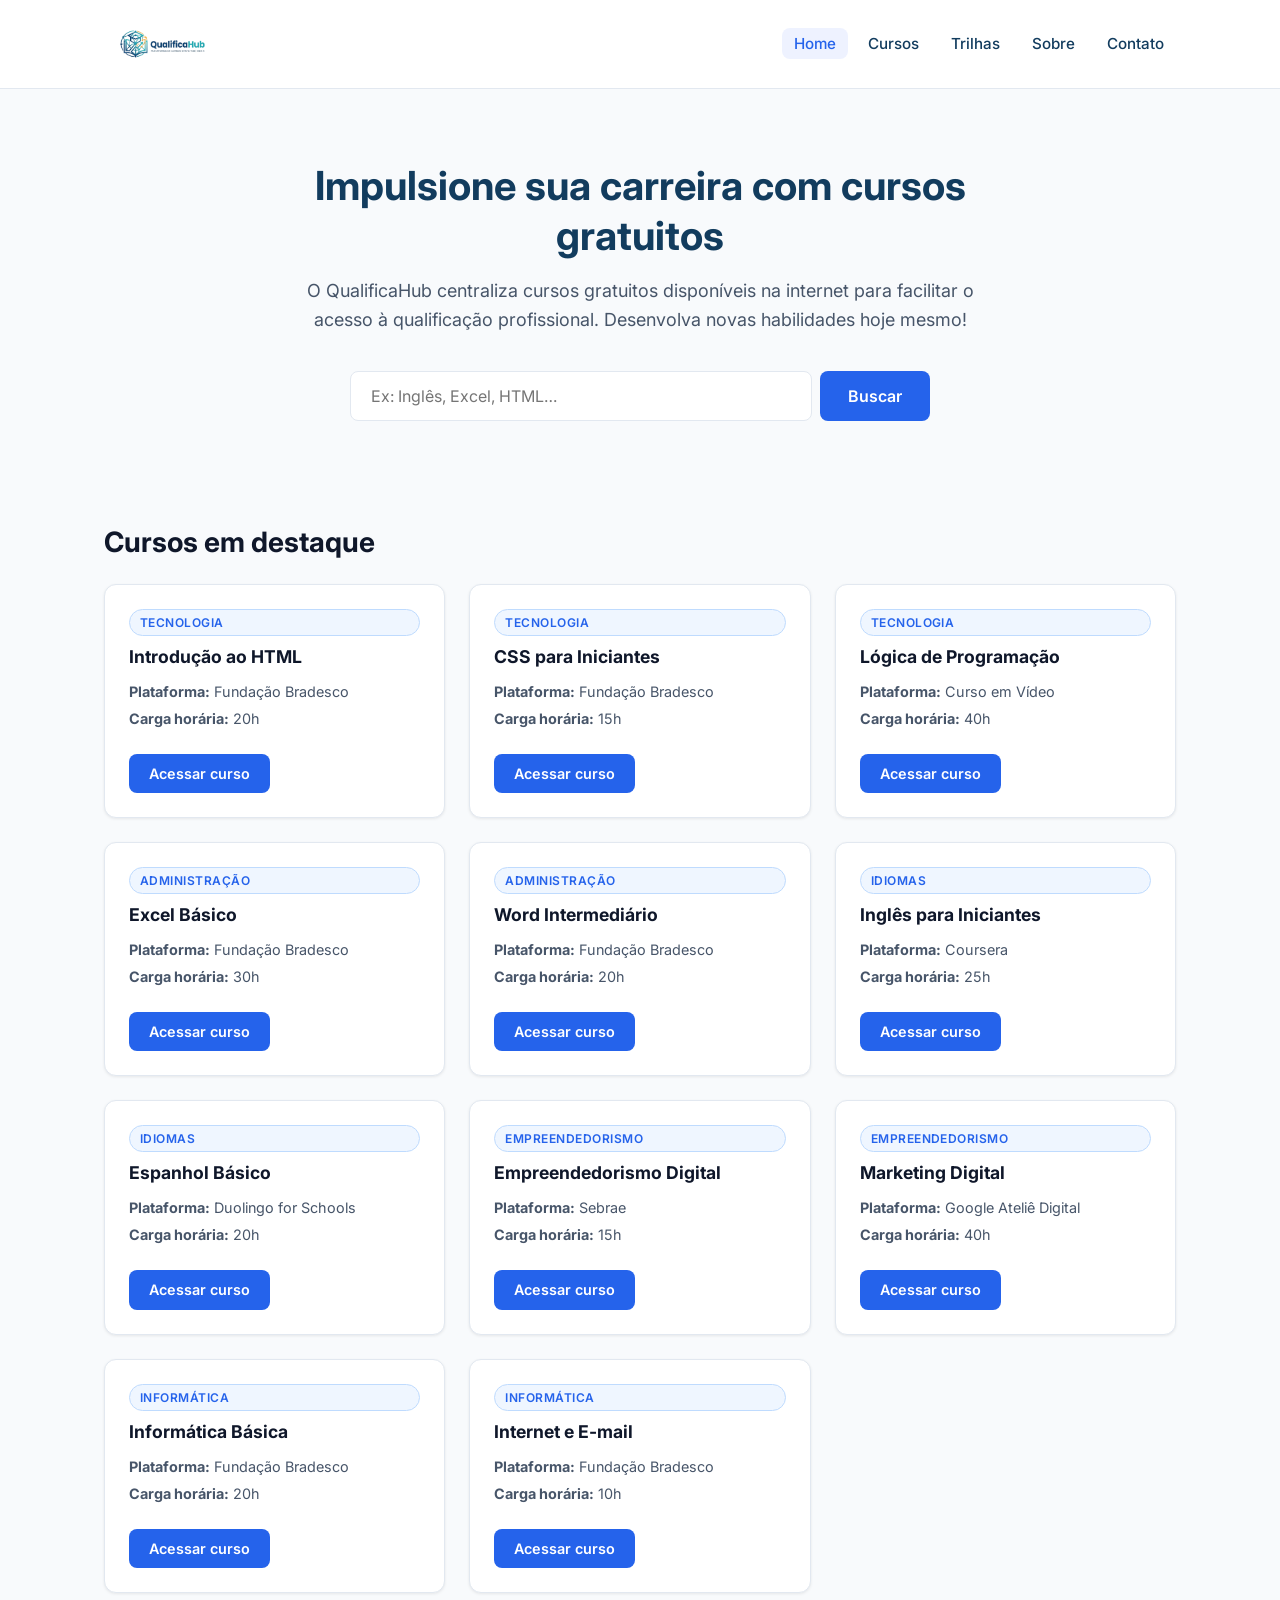
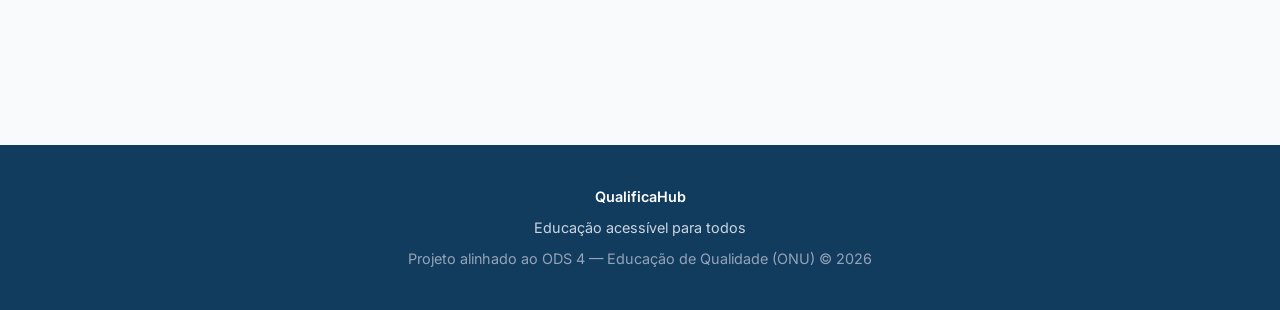
<file: index.html>
<!DOCTYPE html>
<html lang="pt-BR">
  <head>
    <meta charset="UTF-8" />
    <meta name="viewport" content="width=device-width, initial-scale=1.0" />
    <meta
      name="description"
      content="QualificaHub — Plataforma gratuita que centraliza cursos online para qualificação profissional e inclusão educacional."
    />

    <title>QualificaHub | Plataforma de Cursos Gratuitos</title>

    <link rel="icon" href="assets/icons/favicon.png" type="image/png" />
    <link rel="apple-touch-icon" href="assets/icons/favicon.png" />
    <link rel="preconnect" href="https://fonts.googleapis.com" />
    <link rel="preconnect" href="https://fonts.gstatic.com" crossorigin />
    <link
      href="https://fonts.googleapis.com/css2?family=Inter:wght@400;500;600;700&display=swap"
      rel="stylesheet"
    />

    <link rel="stylesheet" href="assets/css/main.css" />
    <link rel="stylesheet" href="assets/css/layout.css" />
    <link rel="stylesheet" href="assets/css/components.css" />
    <link rel="stylesheet" href="assets/css/responsive.css" />
  </head>

  <body>
    <header id="header" class="header"></header>

    <main>
      <div class="container">
        <section class="hero" aria-labelledby="hero-title">
          <div class="hero-content">
            <h1 id="hero-title">
              Impulsione sua carreira com cursos gratuitos
            </h1>
            <p>
              O QualificaHub centraliza cursos gratuitos disponíveis na internet
              para facilitar o acesso à qualificação profissional. Desenvolva
              novas habilidades hoje mesmo!
            </p>

            <form
              class="search-bar"
              role="search"
              onsubmit="event.preventDefault()"
            >
              <label for="searchInput" class="sr-only"
                >Buscar cursos por nome</label
              >
              <input
                type="search"
                id="searchInput"
                placeholder="Ex: Inglês, Excel, HTML…"
                autocomplete="off"
              />
              <button type="submit">Buscar</button>
            </form>
          </div>
        </section>

        <section class="featured-section" aria-labelledby="featured-title">
          <h2 id="featured-title">Cursos em destaque</h2>
          <div
            id="coursesContainer"
            class="courses-grid"
            role="list"
            aria-live="polite"
          ></div>
        </section>
      </div>
    </main>

    <footer id="footer" class="footer"></footer>

    <script src="assets/js/data.js"></script>
    <script src="assets/js/courses.js"></script>
    <script src="assets/js/main.js"></script>
  </body>
</html>
</file>
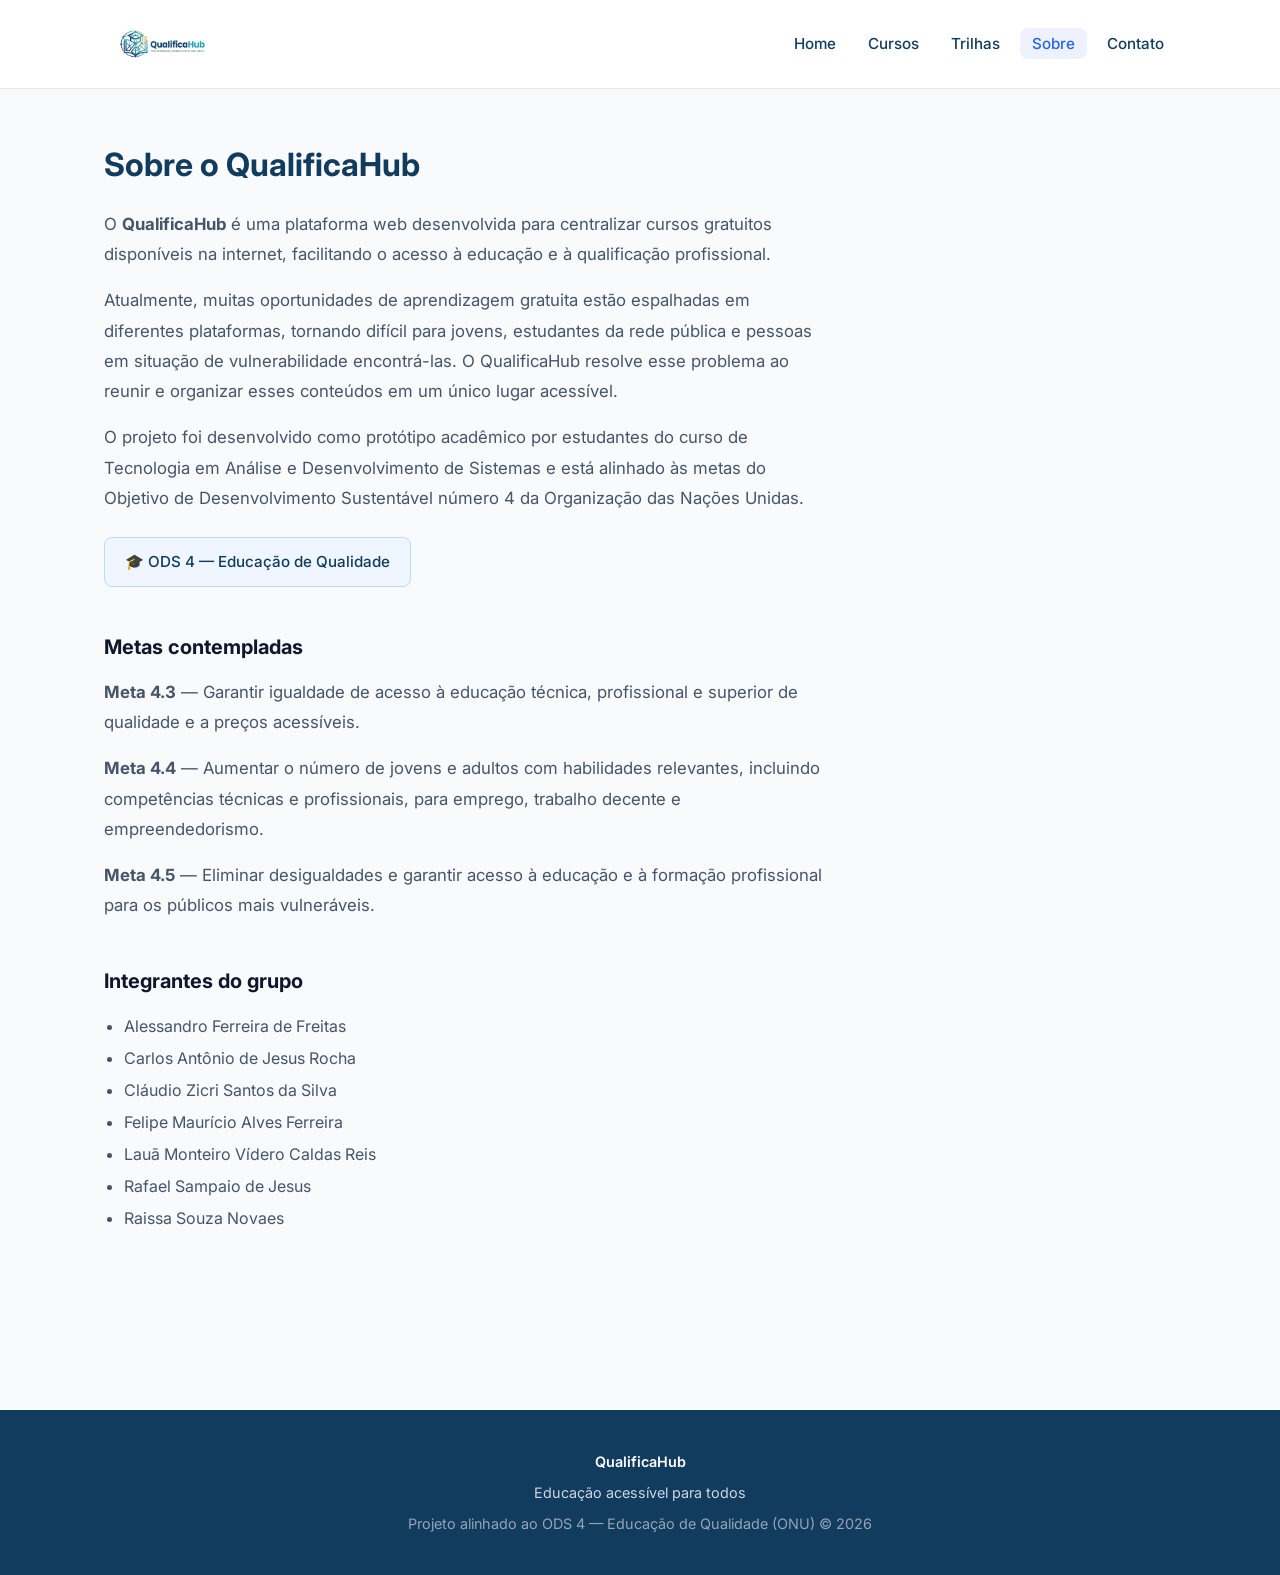
<file: pages/about.html>
<!DOCTYPE html>
<html lang="pt-BR">
  <head>
    <meta charset="UTF-8" />
    <meta name="viewport" content="width=device-width, initial-scale=1.0" />
    <meta
      name="description"
      content="Sobre o QualificaHub — projeto alinhado ao ODS 4 da ONU para democratizar o acesso à educação gratuita."
    />

    <title>Sobre | QualificaHub</title>

    <link rel="icon" href="../assets/icons/favicon.png" type="image/png" />
    <link rel="apple-touch-icon" href="../assets/icons/favicon.png" />
    <link rel="preconnect" href="https://fonts.googleapis.com" />
    <link rel="preconnect" href="https://fonts.gstatic.com" crossorigin />
    <link
      href="https://fonts.googleapis.com/css2?family=Inter:wght@400;500;600;700&display=swap"
      rel="stylesheet"
    />

    <link rel="stylesheet" href="../assets/css/main.css" />
    <link rel="stylesheet" href="../assets/css/layout.css" />
    <link rel="stylesheet" href="../assets/css/components.css" />
    <link rel="stylesheet" href="../assets/css/responsive.css" />
  </head>

  <body>
    <header id="header" class="header"></header>

    <main>
      <div class="container">
        <article class="about-section">
          <h1>Sobre o QualificaHub</h1>

          <p>
            O <strong>QualificaHub</strong> é uma plataforma web desenvolvida
            para centralizar cursos gratuitos disponíveis na internet,
            facilitando o acesso à educação e à qualificação profissional.
          </p>

          <p>
            Atualmente, muitas oportunidades de aprendizagem gratuita estão
            espalhadas em diferentes plataformas, tornando difícil para jovens,
            estudantes da rede pública e pessoas em situação de vulnerabilidade
            encontrá-las. O QualificaHub resolve esse problema ao reunir e
            organizar esses conteúdos em um único lugar acessível.
          </p>

          <p>
            O projeto foi desenvolvido como protótipo acadêmico por estudantes
            do curso de Tecnologia em Análise e Desenvolvimento de Sistemas e
            está alinhado às metas do Objetivo de Desenvolvimento Sustentável
            número 4 da Organização das Nações Unidas.
          </p>

          <span
            class="ods-highlight"
            aria-label="ODS 4 — Educação de Qualidade"
          >
            🎓 ODS 4 — Educação de Qualidade
          </span>

          <h2 style="margin-top: 48px; font-size: 1.25rem">
            Metas contempladas
          </h2>

          <p>
            <strong>Meta 4.3</strong> — Garantir igualdade de acesso à educação
            técnica, profissional e superior de qualidade e a preços acessíveis.
          </p>
          <p>
            <strong>Meta 4.4</strong> — Aumentar o número de jovens e adultos
            com habilidades relevantes, incluindo competências técnicas e
            profissionais, para emprego, trabalho decente e empreendedorismo.
          </p>
          <p>
            <strong>Meta 4.5</strong> — Eliminar desigualdades e garantir acesso
            à educação e à formação profissional para os públicos mais
            vulneráveis.
          </p>

          <h2 style="margin-top: 48px; font-size: 1.25rem">
            Integrantes do grupo
          </h2>
          <ul style="padding-left: 20px; line-height: 2">
            <li>Alessandro Ferreira de Freitas</li>
            <li>Carlos Antônio de Jesus Rocha</li>
            <li>Cláudio Zicri Santos da Silva</li>
            <li>Felipe Maurício Alves Ferreira</li>
            <li>Lauã Monteiro Vídero Caldas Reis</li>
            <li>Rafael Sampaio de Jesus</li>
            <li>Raissa Souza Novaes</li>
          </ul>
        </article>
      </div>
    </main>

    <footer id="footer" class="footer"></footer>

    <script src="../assets/js/main.js"></script>
  </body>
</html>
</file>
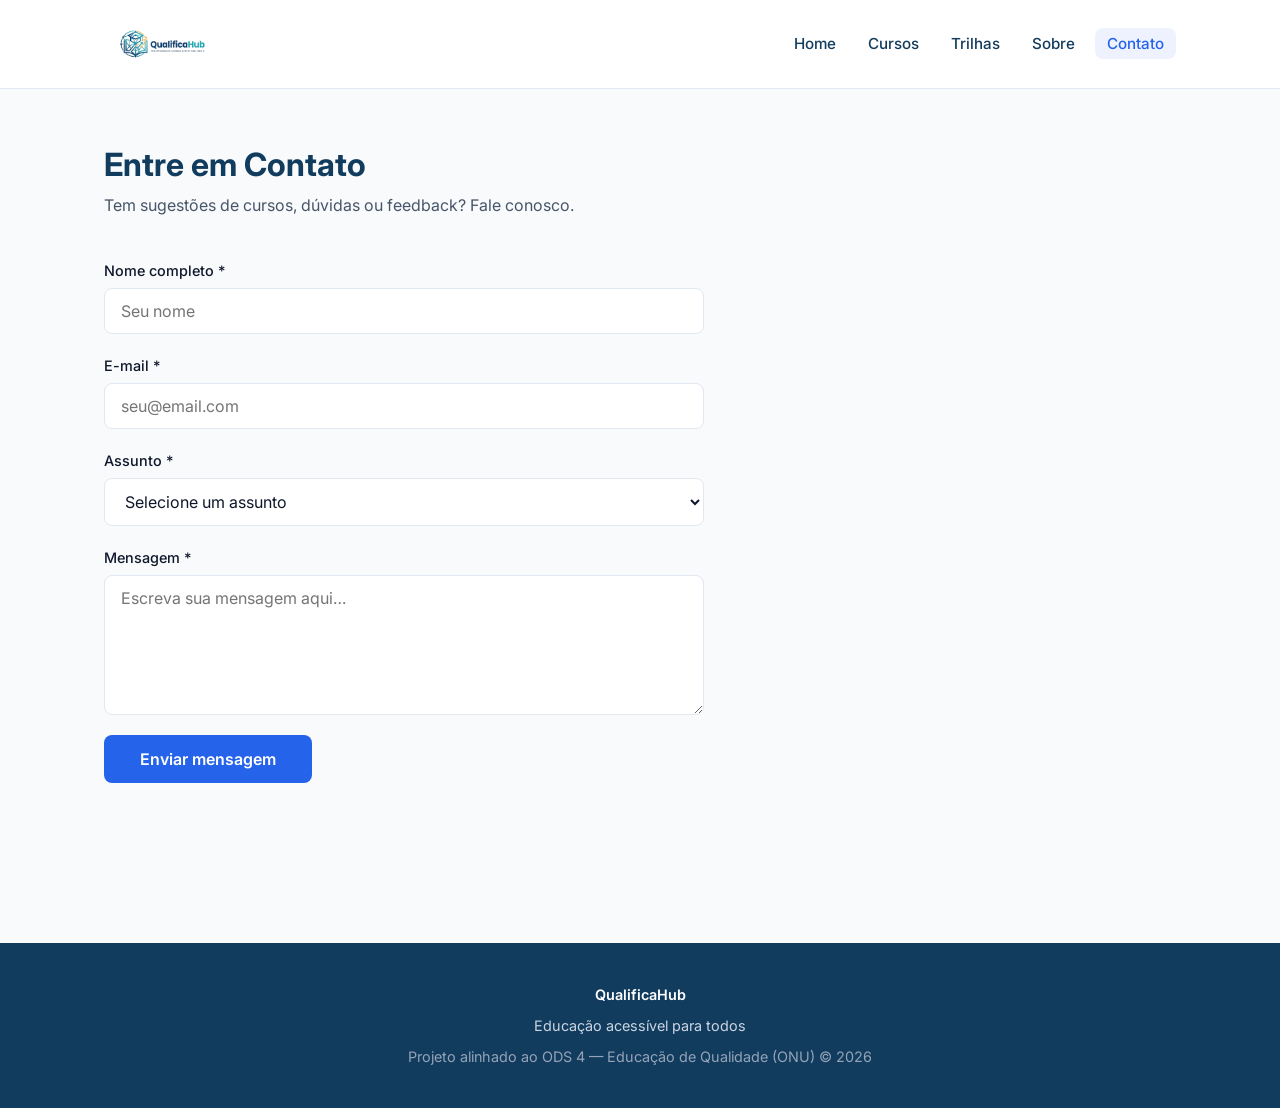
<file: pages/contact.html>
<!DOCTYPE html>
<html lang="pt-BR">
  <head>
    <meta charset="UTF-8" />
    <meta name="viewport" content="width=device-width, initial-scale=1.0" />
    <meta
      name="description"
      content="Entre em contato com o QualificaHub — envie sugestões, dúvidas ou feedbacks sobre a plataforma."
    />

    <title>Contato | QualificaHub</title>

    <link rel="icon" href="../assets/icons/favicon.png" type="image/png" />
    <link rel="apple-touch-icon" href="../assets/icons/favicon.png" />
    <link rel="preconnect" href="https://fonts.googleapis.com" />
    <link rel="preconnect" href="https://fonts.gstatic.com" crossorigin />
    <link
      href="https://fonts.googleapis.com/css2?family=Inter:wght@400;500;600;700&display=swap"
      rel="stylesheet"
    />

    <link rel="stylesheet" href="../assets/css/main.css" />
    <link rel="stylesheet" href="../assets/css/layout.css" />
    <link rel="stylesheet" href="../assets/css/components.css" />
    <link rel="stylesheet" href="../assets/css/responsive.css" />
  </head>

  <body>
    <header id="header" class="header"></header>

    <main>
      <div class="container">
        <section class="contact-section" aria-labelledby="contact-title">
          <h1 id="contact-title">Entre em Contato</h1>
          <p class="subtitle">
            Tem sugestões de cursos, dúvidas ou feedback? Fale conosco.
          </p>

          <form id="contactForm" class="contact-form" novalidate>
            <div class="form-group">
              <label for="contactName"
                >Nome completo <span aria-hidden="true">*</span></label
              >
              <input
                type="text"
                id="contactName"
                name="name"
                placeholder="Seu nome"
                required
                autocomplete="name"
              />
            </div>

            <div class="form-group">
              <label for="contactEmail"
                >E-mail <span aria-hidden="true">*</span></label
              >
              <input
                type="email"
                id="contactEmail"
                name="email"
                placeholder="seu@email.com"
                required
                autocomplete="email"
              />
            </div>

            <div class="form-group">
              <label for="contactSubject"
                >Assunto <span aria-hidden="true">*</span></label
              >
              <select id="contactSubject" name="subject" required>
                <option value="">Selecione um assunto</option>
                <option value="sugestao">Sugestão de curso</option>
                <option value="duvida">Dúvida sobre a plataforma</option>
                <option value="feedback">Feedback geral</option>
                <option value="outro">Outro</option>
              </select>
            </div>

            <div class="form-group">
              <label for="contactMessage"
                >Mensagem <span aria-hidden="true">*</span></label
              >
              <textarea
                id="contactMessage"
                name="message"
                placeholder="Escreva sua mensagem aqui…"
                required
                minlength="20"
              ></textarea>
            </div>

            <button type="submit" class="btn-submit">Enviar mensagem</button>

            <p
              id="formSuccess"
              class="form-success"
              role="status"
              aria-live="polite"
            >
              ✅ Mensagem enviada com sucesso! Agradecemos seu contato.
            </p>
          </form>
        </section>
      </div>
    </main>

    <footer id="footer" class="footer"></footer>

    <script>
      document
        .getElementById("contactForm")
        .addEventListener("submit", function (e) {
          e.preventDefault();

          const name = document.getElementById("contactName").value.trim();
          const email = document.getElementById("contactEmail").value.trim();
          const subject = document.getElementById("contactSubject").value;
          const message = document
            .getElementById("contactMessage")
            .value.trim();

          if (!name || !email || !subject || message.length < 20) {
            alert(
              "Preencha todos os campos. A mensagem deve ter ao menos 20 caracteres."
            );
            return;
          }

          this.reset();

          const success = document.getElementById("formSuccess");
          success.classList.add("visible");
          setTimeout(() => success.classList.remove("visible"), 6000);
        });
    </script>

    <script src="../assets/js/main.js"></script>
  </body>
</html>
</file>
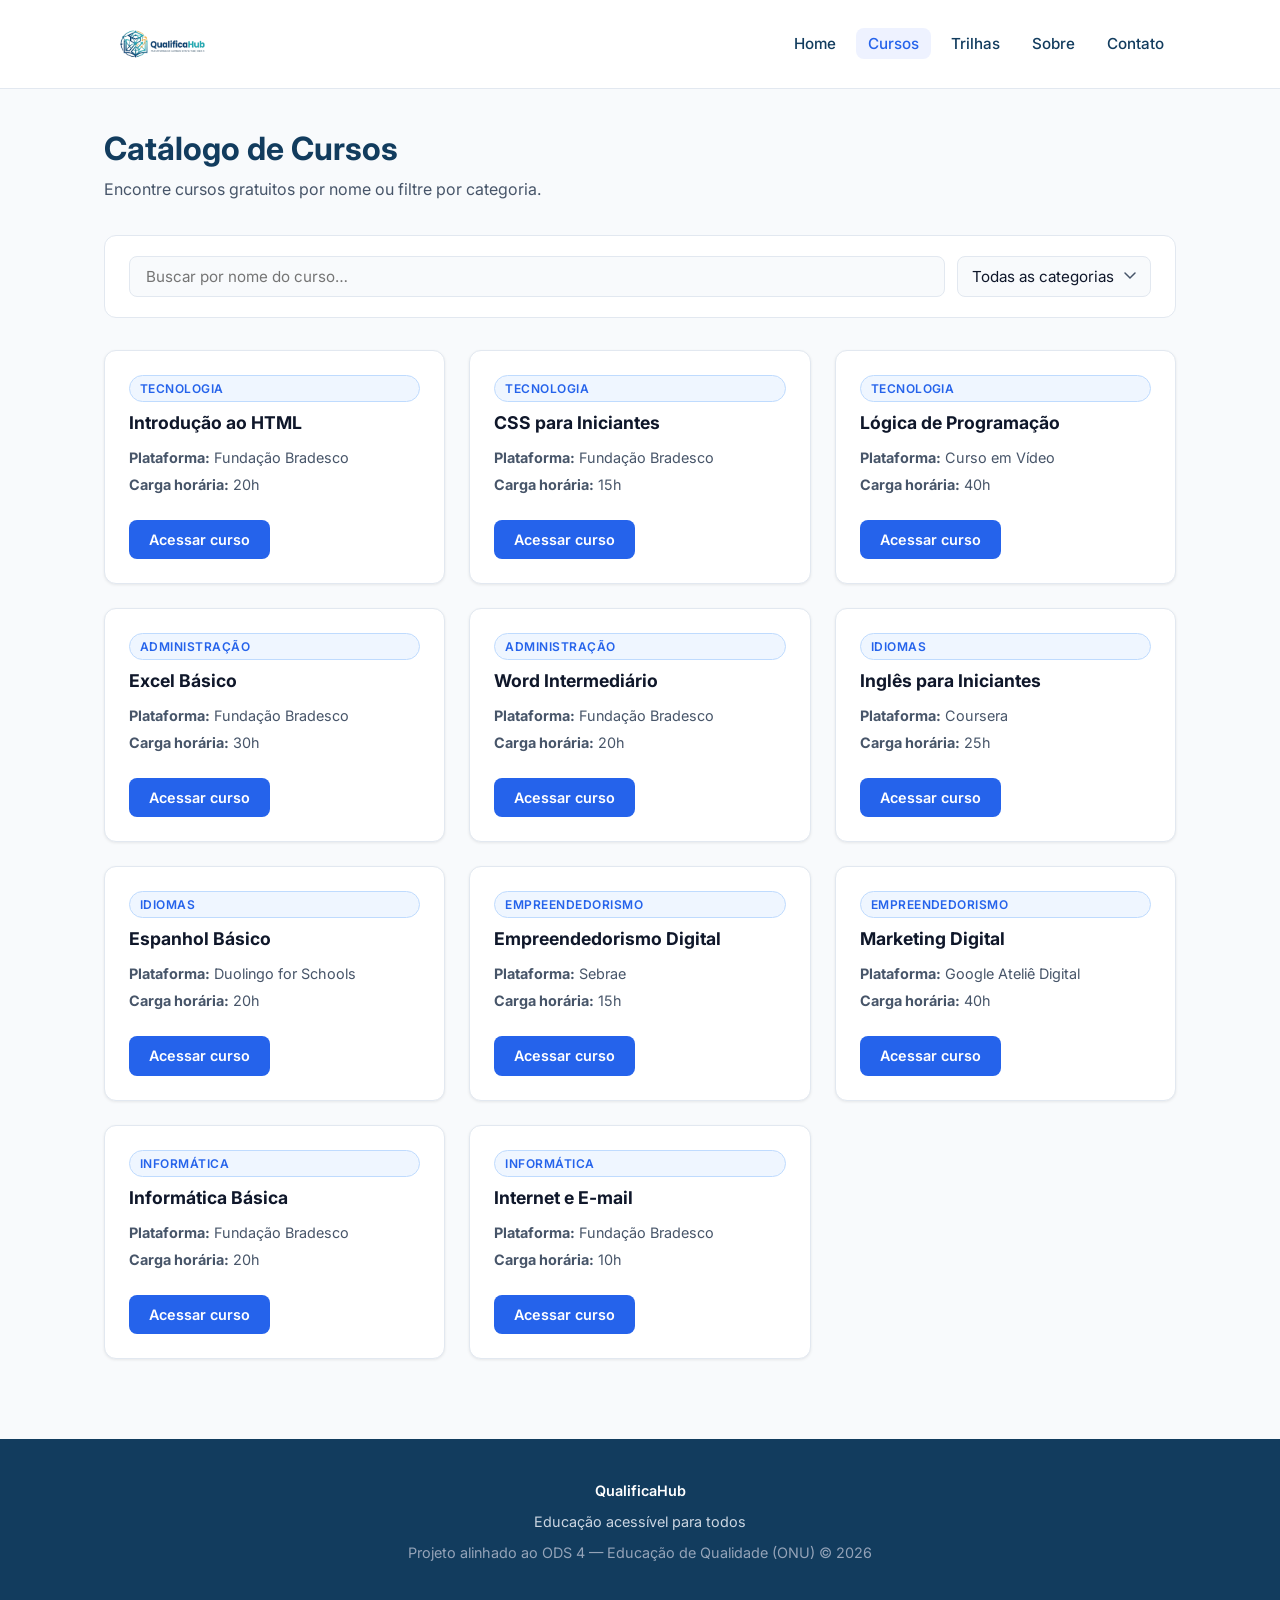
<file: pages/courses.html>
<!DOCTYPE html>
<html lang="pt-BR">
  <head>
    <meta charset="UTF-8" />
    <meta name="viewport" content="width=device-width, initial-scale=1.0" />
    <meta
      name="description"
      content="Catálogo de cursos gratuitos do QualificaHub. Filtre por categoria e encontre o curso ideal para você."
    />

    <title>Cursos | QualificaHub</title>

    <link rel="icon" href="../assets/icons/favicon.png" type="image/png" />
    <link rel="apple-touch-icon" href="../assets/icons/favicon.png" />
    <link rel="preconnect" href="https://fonts.googleapis.com" />
    <link rel="preconnect" href="https://fonts.gstatic.com" crossorigin />
    <link
      href="https://fonts.googleapis.com/css2?family=Inter:wght@400;500;600;700&display=swap"
      rel="stylesheet"
    />

    <link rel="stylesheet" href="../assets/css/main.css" />
    <link rel="stylesheet" href="../assets/css/layout.css" />
    <link rel="stylesheet" href="../assets/css/components.css" />
    <link rel="stylesheet" href="../assets/css/responsive.css" />
  </head>

  <body>
    <header id="header" class="header"></header>

    <main>
      <div class="container">
        <div class="page-title">
          <h1>Catálogo de Cursos</h1>
          <p>Encontre cursos gratuitos por nome ou filtre por categoria.</p>
        </div>

        <section class="filters" aria-label="Filtros de busca">
          <label for="searchInput" class="sr-only">Buscar curso por nome</label>
          <input
            type="search"
            id="searchInput"
            class="search-input"
            placeholder="Buscar por nome do curso…"
            autocomplete="off"
          />

          <label for="categoryFilter" class="sr-only"
            >Filtrar por categoria</label
          >
          <select id="categoryFilter" aria-label="Filtrar por categoria">
            <option value="">Todas as categorias</option>
            <option value="Tecnologia">Tecnologia</option>
            <option value="Administração">Administração</option>
            <option value="Idiomas">Idiomas</option>
            <option value="Empreendedorismo">Empreendedorismo</option>
            <option value="Informática">Informática</option>
          </select>
        </section>

        <section aria-label="Resultados de cursos">
          <div
            id="coursesContainer"
            class="courses-grid"
            role="list"
            aria-live="polite"
          ></div>
        </section>
      </div>
    </main>

    <footer id="footer" class="footer"></footer>

    <script src="../assets/js/data.js"></script>
    <script src="../assets/js/courses.js"></script>
    <script src="../assets/js/main.js"></script>
  </body>
</html>
</file>
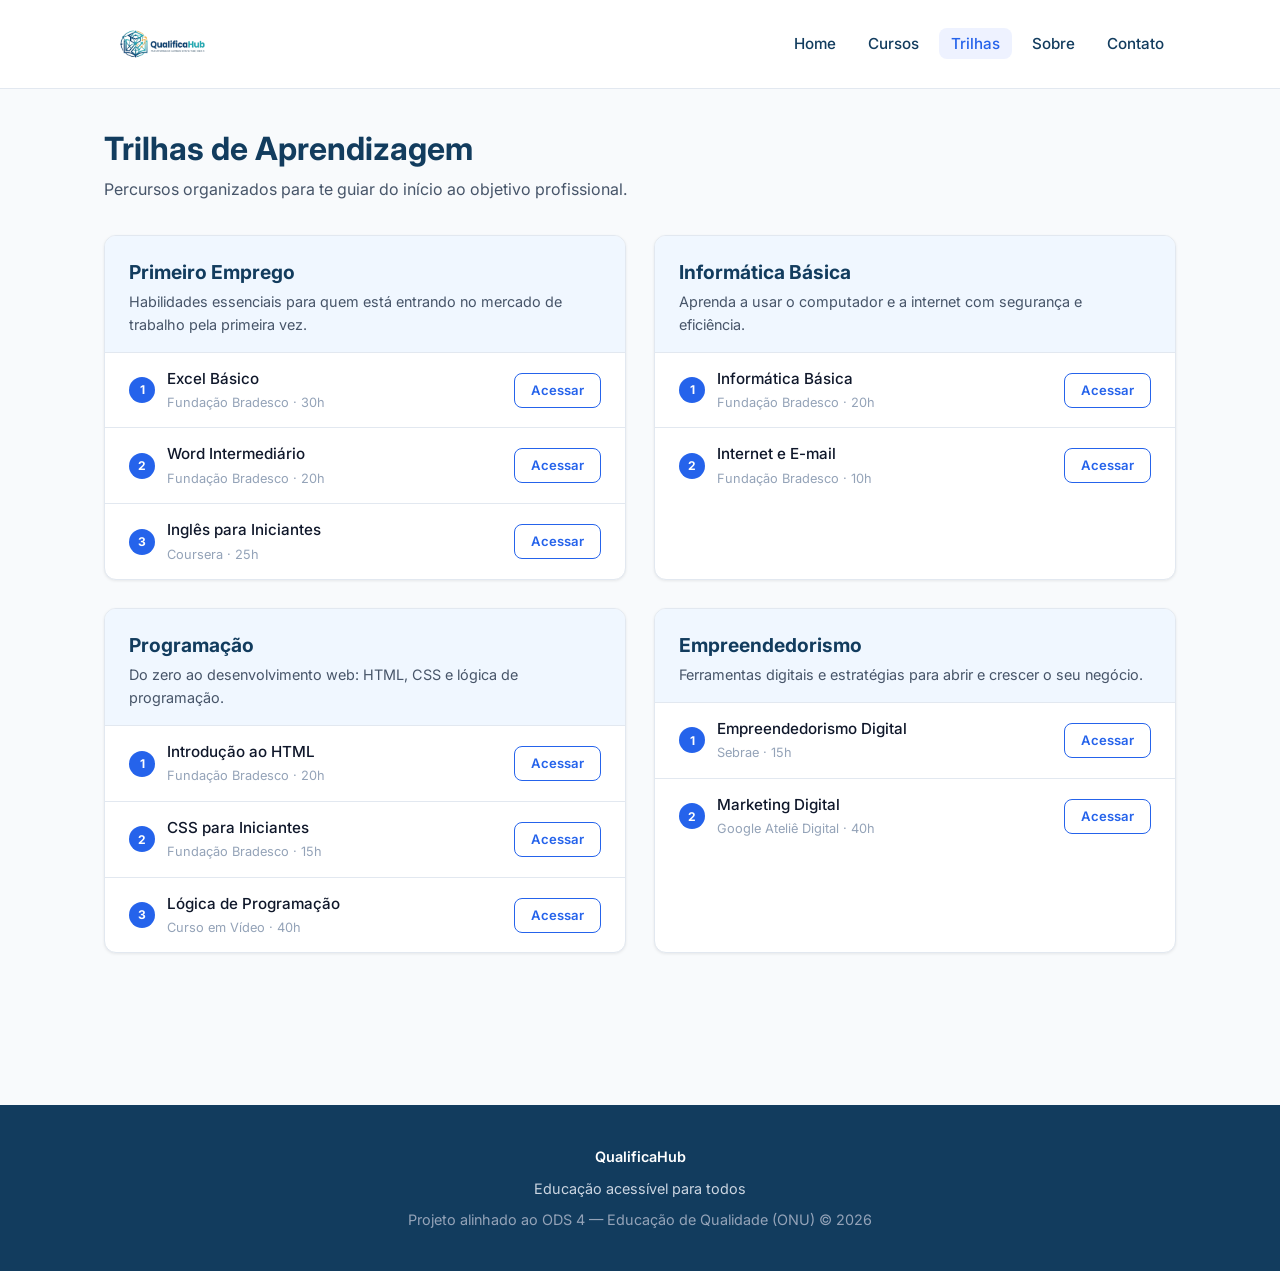
<file: pages/trails.html>
<!DOCTYPE html>
<html lang="pt-BR">
  <head>
    <meta charset="UTF-8" />
    <meta name="viewport" content="width=device-width, initial-scale=1.0" />
    <meta
      name="description"
      content="Trilhas de aprendizagem do QualificaHub: percursos organizados para guiar sua qualificação profissional."
    />

    <title>Trilhas de Aprendizagem | QualificaHub</title>

    <link rel="icon" href="../assets/icons/favicon.png" type="image/png" />
    <link rel="apple-touch-icon" href="../assets/icons/favicon.png" />
    <link rel="preconnect" href="https://fonts.googleapis.com" />
    <link rel="preconnect" href="https://fonts.gstatic.com" crossorigin />
    <link
      href="https://fonts.googleapis.com/css2?family=Inter:wght@400;500;600;700&display=swap"
      rel="stylesheet"
    />

    <link rel="stylesheet" href="../assets/css/main.css" />
    <link rel="stylesheet" href="../assets/css/layout.css" />
    <link rel="stylesheet" href="../assets/css/components.css" />
    <link rel="stylesheet" href="../assets/css/responsive.css" />
  </head>

  <body>
    <header id="header" class="header"></header>

    <main>
      <div class="container">
        <div class="page-title">
          <h1>Trilhas de Aprendizagem</h1>
          <p>
            Percursos organizados para te guiar do início ao objetivo
            profissional.
          </p>
        </div>

        <div id="trailsContainer" class="trails-grid"></div>
      </div>
    </main>

    <footer id="footer" class="footer"></footer>

    <script src="../assets/js/data.js"></script>
    <script src="../assets/js/trails.js"></script>
    <script src="../assets/js/main.js"></script>
  </body>
</html>
</file>
<file: assets/css/main.css>
/* ============================================================
   main.css — Variáveis, reset e tipografia base
   ============================================================ */

:root {
  /* Paleta */
  --color-primary: #123c5e;
  --color-primary-hover: #0e2f47;
  --color-action: #2563eb;
  --color-action-hover: #1d4ed8;
  --color-background: #f8fafc;
  --color-surface: #ffffff;

  /* Texto */
  --text-dark: #0f172a;
  --text-body: #475569;
  --text-light: #94a3b8;

  /* Bordas e sombras */
  --border-color: #e2e8f0;
  --radius-sm: 4px;
  --radius-md: 8px;
  --radius-lg: 12px;
  --shadow-sm: 0 1px 3px rgba(0, 0, 0, 0.08);
  --shadow-md: 0 4px 6px -1px rgba(0, 0, 0, 0.1),
    0 2px 4px -1px rgba(0, 0, 0, 0.06);
  --shadow-hover: 0 10px 15px -3px rgba(0, 0, 0, 0.1),
    0 4px 6px -2px rgba(0, 0, 0, 0.05);

  /* Animações */
  --transition-fast: 0.2s ease;
}

/* Reset mínimo */
*,
*::before,
*::after {
  box-sizing: border-box;
}

body {
  font-family: "Inter", system-ui, -apple-system, sans-serif;
  margin: 0;
  background-color: var(--color-background);
  color: var(--text-body);
  display: flex;
  flex-direction: column;
  min-height: 100vh;
  line-height: 1.6;
}

main {
  flex: 1;
}

h1,
h2,
h3,
h4 {
  color: var(--text-dark);
  line-height: 1.25;
  margin-top: 0;
}

p {
  margin-top: 0;
}

a {
  color: var(--color-action);
}

img {
  max-width: 100%;
  height: auto;
  display: block;
}

/* Visualmente oculto, mas acessível para leitores de tela */
.sr-only {
  position: absolute;
  width: 1px;
  height: 1px;
  padding: 0;
  margin: -1px;
  overflow: hidden;
  clip: rect(0, 0, 0, 0);
  white-space: nowrap;
  border: 0;
}

/* Utilitário de container */
.container {
  width: 100%;
  max-width: 1120px;
  margin: 0 auto;
  padding: 0 24px;
}
</file>
<file: assets/css/layout.css>
/* ============================================================
   layout.css — Header, navegação e footer
   ============================================================ */

/* ---------- Header ---------- */
.header {
  background: var(--color-surface);
  border-bottom: 1px solid var(--border-color);
  padding: 12px 0;
  position: sticky;
  top: 0;
  z-index: 100;
}

.nav-container {
  display: flex;
  align-items: center;
  justify-content: space-between;
  gap: 16px;
}

/* ---------- Logo ---------- */
.logo {
  display: flex;
  align-items: center;
  text-decoration: none;
  transition: opacity var(--transition-fast);
  flex-shrink: 0;
}

.logo:hover {
  opacity: 0.85;
}

.logo-img {
  height: 64px;
  width: auto;
  object-fit: contain;
}

/* ---------- Navegação ---------- */
.nav-menu {
  display: flex;
  align-items: center;
  gap: 8px;
  list-style: none;
  margin: 0;
  padding: 0;
}

.nav-menu a {
  color: var(--color-primary);
  text-decoration: none;
  font-weight: 500;
  font-size: 0.95rem;
  padding: 6px 12px;
  border-radius: var(--radius-md);
  transition: background-color var(--transition-fast),
    color var(--transition-fast);
}

.nav-menu a:hover,
.nav-menu a[aria-current="page"] {
  background-color: #eef2ff;
  color: var(--color-action);
}

/* Botão hambúrguer — oculto no desktop */
.nav-toggle {
  display: none;
  background: none;
  border: none;
  cursor: pointer;
  padding: 8px;
  color: var(--color-primary);
  border-radius: var(--radius-md);
  transition: background-color var(--transition-fast);
}

.nav-toggle:hover {
  background-color: #eef2ff;
}

.nav-toggle svg {
  display: block;
}

/* ---------- Footer ---------- */
.footer {
  background: var(--color-primary);
  color: #cbd5e1;
  padding: 40px 0;
  margin-top: 80px;
}

.footer-inner {
  display: flex;
  flex-direction: column;
  align-items: center;
  gap: 8px;
  text-align: center;
}

.footer-title {
  color: #ffffff;
  font-size: 1.1rem;
  font-weight: 600;
  margin: 0 0 4px;
}

.footer p {
  margin: 0;
  font-size: 0.9rem;
}

.footer-ods {
  margin-top: 12px;
  font-size: 0.82rem;
  color: #94a3b8;
}
</file>
<file: assets/css/components.css>
/* ============================================================
   components.css — Componentes reutilizáveis
   ============================================================ */

/* ---------- Hero ---------- */
.hero {
  text-align: center;
  padding: 72px 0 56px;
}

.hero-content {
  max-width: 680px;
  margin: 0 auto;
}

.hero h1 {
  font-size: 2.5rem;
  font-weight: 700;
  color: var(--color-primary);
  margin-bottom: 16px;
}

.hero p {
  font-size: 1.125rem;
  color: var(--text-body);
  margin-bottom: 36px;
}

/* ---------- Barra de busca ---------- */
.search-bar {
  display: flex;
  gap: 8px;
  max-width: 580px;
  margin: 0 auto;
}

.search-bar input[type="search"] {
  flex: 1;
  padding: 14px 20px;
  border: 1px solid var(--border-color);
  border-radius: var(--radius-md);
  font-size: 1rem;
  font-family: inherit;
  background: var(--color-surface);
  color: var(--text-dark);
  transition: border-color var(--transition-fast),
    box-shadow var(--transition-fast);
}

.search-bar input[type="search"]:focus {
  outline: none;
  border-color: var(--color-action);
  box-shadow: 0 0 0 3px rgba(37, 99, 235, 0.18);
}

.search-bar button {
  padding: 14px 28px;
  background-color: var(--color-action);
  color: #ffffff;
  border: none;
  border-radius: var(--radius-md);
  font-size: 1rem;
  font-weight: 600;
  font-family: inherit;
  cursor: pointer;
  white-space: nowrap;
  transition: background-color var(--transition-fast);
}

.search-bar button:hover {
  background-color: var(--color-action-hover);
}

/* ---------- Seção de destaques / listagem ---------- */
.section-header {
  display: flex;
  align-items: baseline;
  justify-content: space-between;
  margin-bottom: 24px;
  flex-wrap: wrap;
  gap: 12px;
}

.section-header h2 {
  font-size: 1.75rem;
  margin: 0;
}

.featured-section {
  padding: 48px 0 72px;
}

.featured-section > h2 {
  font-size: 1.75rem;
  margin-bottom: 24px;
}

/* ---------- Filtros (página Cursos) ---------- */
.filters {
  display: flex;
  align-items: center;
  gap: 12px;
  flex-wrap: wrap;
  margin-bottom: 32px;
  padding: 20px 24px;
  background: var(--color-surface);
  border: 1px solid var(--border-color);
  border-radius: var(--radius-lg);
}

.filters label {
  font-weight: 500;
  font-size: 0.9rem;
  color: var(--text-dark);
  white-space: nowrap;
}

.filters .search-input {
  flex: 1;
  min-width: 180px;
  padding: 10px 16px;
  border: 1px solid var(--border-color);
  border-radius: var(--radius-md);
  font-size: 0.95rem;
  font-family: inherit;
  background: var(--color-background);
  color: var(--text-dark);
  transition: border-color var(--transition-fast),
    box-shadow var(--transition-fast);
}

.filters .search-input:focus {
  outline: none;
  border-color: var(--color-action);
  box-shadow: 0 0 0 3px rgba(37, 99, 235, 0.18);
}

.filters select {
  padding: 10px 36px 10px 14px;
  border: 1px solid var(--border-color);
  border-radius: var(--radius-md);
  font-size: 0.95rem;
  font-family: inherit;
  background: var(--color-background);
  color: var(--text-dark);
  appearance: none;
  background-image: url("data:image/svg+xml,%3Csvg xmlns='http://www.w3.org/2000/svg' width='12' height='8' viewBox='0 0 12 8'%3E%3Cpath d='M1 1l5 5 5-5' stroke='%23475569' stroke-width='1.5' fill='none' stroke-linecap='round'/%3E%3C/svg%3E");
  background-repeat: no-repeat;
  background-position: right 14px center;
  cursor: pointer;
  transition: border-color var(--transition-fast);
}

.filters select:focus {
  outline: none;
  border-color: var(--color-action);
  box-shadow: 0 0 0 3px rgba(37, 99, 235, 0.18);
}

/* ---------- Grade de cursos ---------- */
.courses-grid {
  display: grid;
  grid-template-columns: repeat(auto-fill, minmax(280px, 1fr));
  gap: 24px;
}

/* ---------- Card de curso ---------- */
.course-card {
  background: var(--color-surface);
  padding: 24px;
  border-radius: var(--radius-lg);
  border: 1px solid var(--border-color);
  box-shadow: var(--shadow-sm);
  display: flex;
  flex-direction: column;
  transition: transform var(--transition-fast),
    box-shadow var(--transition-fast);
}

.course-card:hover {
  transform: translateY(-4px);
  box-shadow: var(--shadow-hover);
}

.course-card h3 {
  font-size: 1.1rem;
  margin-bottom: 12px;
}

.course-details {
  flex: 1;
  margin-bottom: 20px;
}

.course-details p {
  font-size: 0.9rem;
  color: var(--text-body);
  margin-bottom: 4px;
}

.course-card a {
  display: inline-block;
  padding: 8px 20px;
  background-color: var(--color-action);
  color: #ffffff;
  text-decoration: none;
  border-radius: var(--radius-md);
  font-size: 0.9rem;
  font-weight: 600;
  align-self: flex-start;
  transition: background-color var(--transition-fast);
}

.course-card a:hover {
  background-color: var(--color-action-hover);
}

/* Badge de categoria */
.category-badge {
  display: inline-block;
  background: #eff6ff;
  color: var(--color-action);
  border: 1px solid #bfdbfe;
  padding: 3px 10px;
  border-radius: 20px;
  font-size: 0.75rem;
  font-weight: 600;
  margin-bottom: 10px;
  text-transform: uppercase;
  letter-spacing: 0.04em;
}

/* Estado vazio */
.empty-state {
  grid-column: 1 / -1;
  text-align: center;
  padding: 48px 24px;
  color: var(--text-light);
  font-size: 1rem;
}

/* ---------- Trilhas de aprendizagem ---------- */
.trails-grid {
  display: grid;
  grid-template-columns: repeat(auto-fill, minmax(480px, 1fr));
  gap: 28px;
  padding-bottom: 72px;
}

.trail-card {
  background: var(--color-surface);
  border: 1px solid var(--border-color);
  border-radius: var(--radius-lg);
  box-shadow: var(--shadow-sm);
  overflow: hidden;
}

.trail-header {
  padding: 24px 24px 16px;
  border-bottom: 1px solid var(--border-color);
  background: #f0f7ff;
}

.trail-header h2 {
  font-size: 1.2rem;
  margin-bottom: 6px;
  color: var(--color-primary);
}

.trail-description {
  font-size: 0.9rem;
  color: var(--text-body);
  margin: 0;
}

.trail-list {
  list-style: none;
  margin: 0;
  padding: 0;
  counter-reset: trail-counter;
}

.trail-list li {
  counter-increment: trail-counter;
  border-bottom: 1px solid var(--border-color);
}

.trail-list li:last-child {
  border-bottom: none;
}

.trail-course {
  display: flex;
  align-items: center;
  justify-content: space-between;
  gap: 12px;
  padding: 14px 24px;
}

.trail-course::before {
  content: counter(trail-counter);
  display: flex;
  align-items: center;
  justify-content: center;
  width: 26px;
  height: 26px;
  background: var(--color-action);
  color: #ffffff;
  border-radius: 50%;
  font-size: 0.75rem;
  font-weight: 700;
  flex-shrink: 0;
}

.trail-course-info {
  flex: 1;
  display: flex;
  flex-direction: column;
  gap: 2px;
}

.trail-course-name {
  font-size: 0.95rem;
  font-weight: 500;
  color: var(--text-dark);
}

.trail-course-meta {
  font-size: 0.8rem;
  color: var(--text-light);
}

.trail-course a {
  padding: 6px 16px;
  background-color: transparent;
  color: var(--color-action);
  border: 1px solid var(--color-action);
  border-radius: var(--radius-md);
  font-size: 0.82rem;
  font-weight: 600;
  text-decoration: none;
  white-space: nowrap;
  transition: background-color var(--transition-fast),
    color var(--transition-fast);
}

.trail-course a:hover {
  background-color: var(--color-action);
  color: #ffffff;
}

.trail-empty {
  padding: 20px 24px;
  font-size: 0.9rem;
  color: var(--text-light);
  margin: 0;
}

/* ---------- Sobre ---------- */
.about-section {
  max-width: 720px;
  padding: 56px 0 80px;
}

.about-section h1 {
  font-size: 2rem;
  color: var(--color-primary);
  margin-bottom: 24px;
}

.about-section p {
  font-size: 1.05rem;
  line-height: 1.8;
  margin-bottom: 16px;
}

.ods-highlight {
  display: inline-flex;
  align-items: center;
  gap: 10px;
  background: #eff6ff;
  border: 1px solid #bfdbfe;
  border-radius: var(--radius-md);
  padding: 12px 20px;
  font-size: 0.95rem;
  color: var(--color-primary);
  font-weight: 500;
  margin-top: 8px;
}

/* ---------- Contato ---------- */
.contact-section {
  padding: 56px 0 80px;
  max-width: 600px;
}

.contact-section h1 {
  font-size: 2rem;
  color: var(--color-primary);
  margin-bottom: 8px;
}

.contact-section .subtitle {
  color: var(--text-body);
  margin-bottom: 40px;
}

.contact-form {
  display: flex;
  flex-direction: column;
  gap: 20px;
}

.form-group {
  display: flex;
  flex-direction: column;
  gap: 6px;
}

.form-group label {
  font-size: 0.9rem;
  font-weight: 500;
  color: var(--text-dark);
}

.form-group input,
.form-group textarea,
.form-group select {
  padding: 12px 16px;
  border: 1px solid var(--border-color);
  border-radius: var(--radius-md);
  font-size: 1rem;
  font-family: inherit;
  color: var(--text-dark);
  background: var(--color-surface);
  transition: border-color var(--transition-fast),
    box-shadow var(--transition-fast);
}

.form-group input:focus,
.form-group textarea:focus,
.form-group select:focus {
  outline: none;
  border-color: var(--color-action);
  box-shadow: 0 0 0 3px rgba(37, 99, 235, 0.18);
}

.form-group textarea {
  resize: vertical;
  min-height: 140px;
}

.btn-submit {
  align-self: flex-start;
  padding: 14px 36px;
  background-color: var(--color-action);
  color: #ffffff;
  border: none;
  border-radius: var(--radius-md);
  font-size: 1rem;
  font-weight: 600;
  font-family: inherit;
  cursor: pointer;
  transition: background-color var(--transition-fast);
}

.btn-submit:hover {
  background-color: var(--color-action-hover);
}

.form-success {
  display: none;
  padding: 16px 20px;
  background: #f0fdf4;
  border: 1px solid #86efac;
  border-radius: var(--radius-md);
  color: #166534;
  font-weight: 500;
}

.form-success.visible {
  display: block;
}

/* ---------- Page title header ---------- */
.page-title {
  padding: 40px 0 32px;
}

.page-title h1 {
  font-size: 2rem;
  color: var(--color-primary);
  margin-bottom: 8px;
}

.page-title p {
  color: var(--text-body);
  font-size: 1rem;
  margin: 0;
}
</file>
<file: assets/css/responsive.css>
/* ============================================================
   responsive.css — Media queries
   ============================================================ */

/* ---------- Tablet (≤ 900px) ---------- */
@media (max-width: 900px) {
  .trails-grid {
    grid-template-columns: 1fr;
  }
}

/* ---------- Mobile (≤ 768px) ---------- */
@media (max-width: 768px) {
  /* Hero */
  .hero {
    padding: 48px 0 40px;
  }

  .hero h1 {
    font-size: 1.9rem;
  }

  /* Busca na hero */
  .search-bar {
    flex-direction: column;
  }

  .search-bar button {
    width: 100%;
  }

  /* Filtros */
  .filters {
    flex-direction: column;
    align-items: stretch;
  }

  .filters .search-input,
  .filters select {
    width: 100%;
  }

  /* Navegação mobile */
  .nav-toggle {
    display: flex;
    align-items: center;
    justify-content: center;
  }

  .nav-menu {
    display: none;
    position: absolute;
    top: 100%;
    left: 0;
    right: 0;
    flex-direction: column;
    align-items: stretch;
    background: var(--color-surface);
    border-bottom: 1px solid var(--border-color);
    padding: 12px 24px 20px;
    gap: 4px;
    box-shadow: var(--shadow-md);
  }

  .nav-menu.nav-menu--open {
    display: flex;
  }

  .nav-menu a {
    padding: 10px 12px;
  }

  /* Garante que o header seja o contexto de posicionamento */
  .header {
    position: sticky;
  }

  nav {
    position: static;
  }

  .header .nav-container {
    position: relative;
  }

  /* Seção de conteúdo */
  .featured-section {
    padding: 32px 0 48px;
  }

  .page-title {
    padding: 28px 0 20px;
  }

  /* Sobre */
  .about-section h1,
  .contact-section h1 {
    font-size: 1.6rem;
  }
}

/* ---------- Mobile pequeno (≤ 480px) ---------- */
@media (max-width: 480px) {
  .courses-grid {
    grid-template-columns: 1fr;
  }

  .container {
    padding: 0 16px;
  }

  .hero h1 {
    font-size: 1.6rem;
  }

  .hero p {
    font-size: 1rem;
  }
}
</file>
